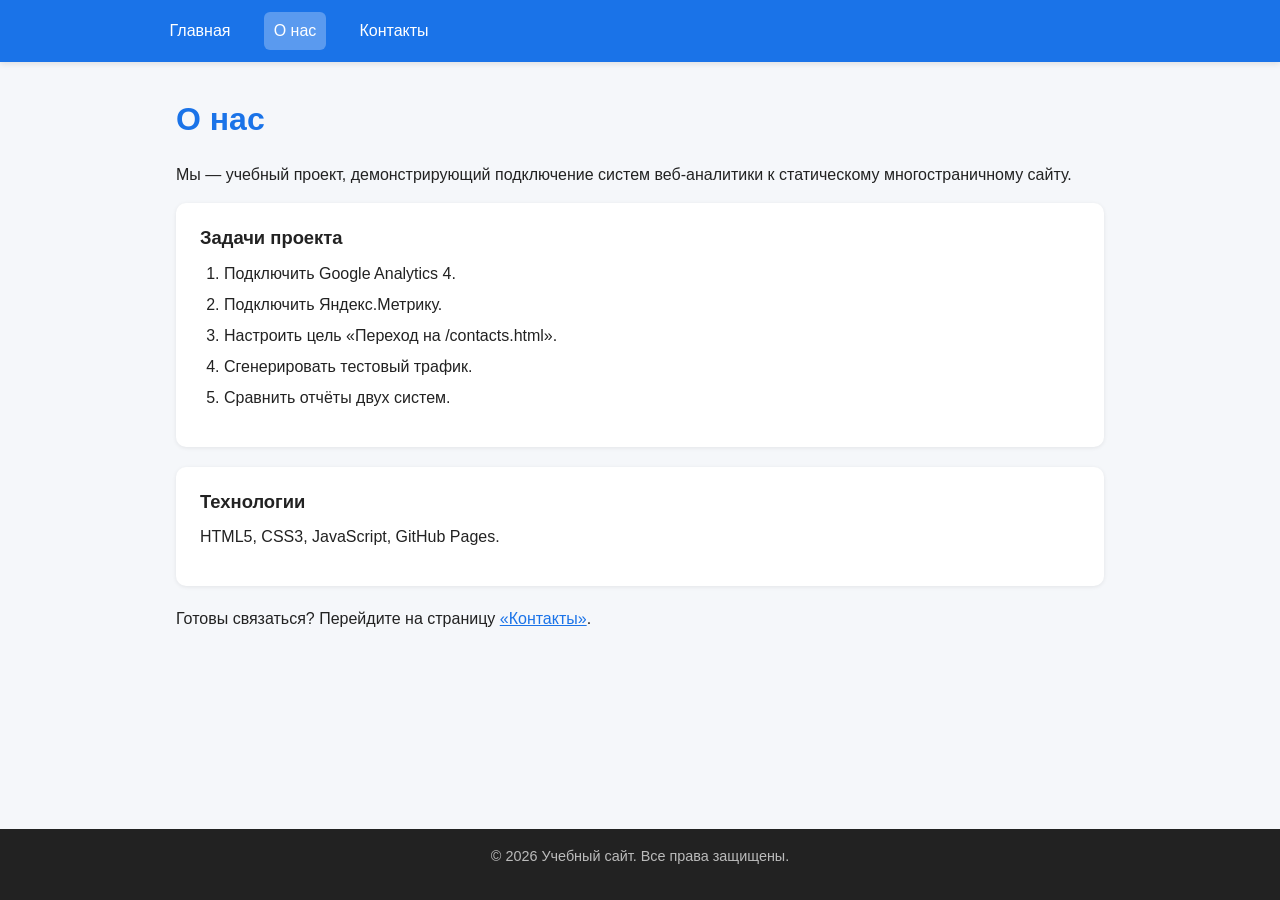
<file: index.html>
<!DOCTYPE html>
<html lang="ru">
<head>
  <meta charset="UTF-8">
  <meta name="viewport" content="width=device-width, initial-scale=1.0">
  <title>О нас — Учебный сайт</title>
  <link rel="stylesheet" href="css/style.css">
<script async src="https://www.googletagmanager.com/gtm.js?id=GTM-K3764MLM"></script>
<script>
  window.dataLayer = window.dataLayer || [];
  function gtag(){dataLayer.push(arguments);}
  gtag('js', new Date());
</script>
  <script src="js/analytics.js"></script>
</head>
<body>
  <header>
    <nav>
      <a href="index.html">Главная</a>
      <a href="about.html" class="active">О нас</a>
      <a href="contacts.html">Контакты</a>
    </nav>
  </header>

  <main>
    <h1>О нас</h1>
    <p>
      Мы — учебный проект, демонстрирующий подключение систем веб-аналитики
      к статическому многостраничному сайту.
    </p>

    <section class="card">
      <h2>Задачи проекта</h2>
      <ol>
        <li>Подключить Google Analytics 4.</li>
        <li>Подключить Яндекс.Метрику.</li>
        <li>Настроить цель «Переход на /contacts.html».</li>
        <li>Сгенерировать тестовый трафик.</li>
        <li>Сравнить отчёты двух систем.</li>
      </ol>
    </section>

    <section class="card">
      <h2>Технологии</h2>
      <p>HTML5, CSS3, JavaScript, GitHub Pages.</p>
    </section>

    <p>
      Готовы связаться? Перейдите на страницу
      <a href="contacts.html">«Контакты»</a>.
    </p>
  </main>

  <footer>
    <p>&copy; 2026 Учебный сайт. Все права защищены.</p>
  </footer>

  <script src="js/main.js"></script>
</body>
</html>
</file>
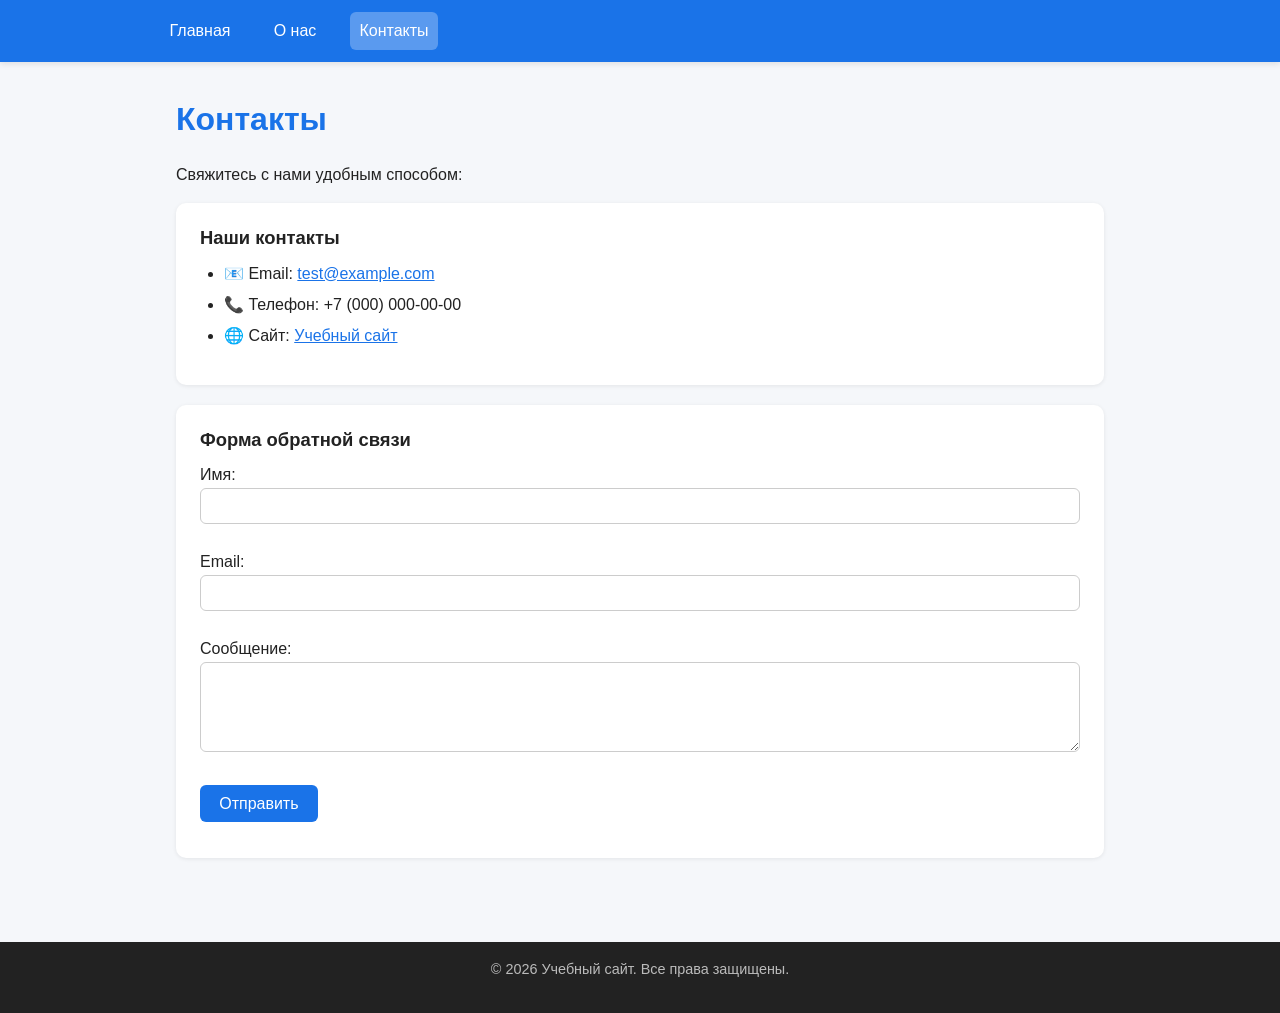
<file: contacts.html>
<!DOCTYPE html>
<html lang="ru">
<head>
  <meta charset="UTF-8">
  <meta name="viewport" content="width=device-width, initial-scale=1.0">
  <title>Контакты — Учебный сайт</title>
  <link rel="stylesheet" href="css/style.css">
<script async src="https://www.googletagmanager.com/gtm.js?id=GTM-K3764MLM"></script>
<script>
  window.dataLayer = window.dataLayer || [];
  function gtag(){dataLayer.push(arguments);}
  gtag('js', new Date());
</script>
  <script src="js/analytics.js"></script>

  <!-- Событие-конверсия для GA4 при просмотре этой страницы -->
  <script>
    document.addEventListener('DOMContentLoaded', function () {
      // GA4: событие-конверсия
      if (typeof gtag === 'function') {
        gtag('event', 'contact_page_view', {
          page_title: 'Контакты',
          page_location: window.location.href
        });
      }
      // Яндекс.Метрика: достижение JS-цели (если настроена событийная цель)
      if (typeof ym === 'function' && typeof YM_COUNTER_ID !== 'undefined') {
        ym(YM_COUNTER_ID, 'reachGoal', 'contacts_goal');
      }
    });
  </script>
</head>

<body>
  <header>
    <nav>
      <a href="index.html">Главная</a>
      <a href="about.html">О нас</a>
      <a href="contacts.html" class="active">Контакты</a>
    </nav>
  </header>

  <main>
    <h1>Контакты</h1>
    <p>Свяжитесь с нами удобным способом:</p>

    <section class="card">
      <h2>Наши контакты</h2>
      <ul>
        <li>📧 Email: <a href="mailto:test@example.com">test@example.com</a></li>
        <li>📞 Телефон: +7 (000) 000-00-00</li>
        <li>🌐 Сайт: <a href="index.html">Учебный сайт</a></li>
      </ul>
    </section>

    <section class="card">
      <h2>Форма обратной связи</h2>
      <form id="contactForm">
        <label>Имя:<br><input type="text" name="name" required></label><br><br>
        <label>Email:<br><input type="email" name="email" required></label><br><br>
        <label>Сообщение:<br><textarea name="message" rows="4" required></textarea></label><br><br>
        <button type="submit" class="btn">Отправить</button>
      </form>
      <p id="formMsg" class="msg"></p>
    </section>
  </main>

  <footer>
    <p>&copy; 2026 Учебный сайт. Все права защищены.</p>
  </footer>

  <script src="js/main.js"></script>
</body>
</html>
</file>
<file: css/style.css>
/* ===== Базовые стили ===== */
* { box-sizing: border-box; margin: 0; padding: 0; }

body {
  font-family: -apple-system, BlinkMacSystemFont, "Segoe UI", Roboto, Arial, sans-serif;
  line-height: 1.6;
  color: #222;
  background: #f5f7fa;
  min-height: 100vh;
  display: flex;
  flex-direction: column;
}

/* ===== Шапка и навигация ===== */
header {
  background: #1a73e8;
  padding: 0.75rem 1rem;
  box-shadow: 0 2px 6px rgba(0,0,0,0.1);
}

nav {
  max-width: 960px;
  margin: 0 auto;
  display: flex;
  gap: 1.5rem;
}

nav a {
  color: #fff;
  text-decoration: none;
  font-weight: 500;
  padding: 0.4rem 0.6rem;
  border-radius: 6px;
  transition: background 0.2s;
}

nav a:hover { background: rgba(255,255,255,0.18); }
nav a.active { background: rgba(255,255,255,0.28); }

/* ===== Основной контент ===== */
main {
  max-width: 960px;
  width: 100%;
  margin: 2rem auto;
  padding: 0 1rem;
  flex: 1;
}

h1 { margin-bottom: 1rem; color: #1a73e8; }
h2 { margin-bottom: 0.5rem; font-size: 1.15rem; }
p { margin-bottom: 1rem; }

ul, ol { margin: 0.5rem 0 1rem 1.5rem; }
li { margin-bottom: 0.35rem; }

a { color: #1a73e8; }

/* ===== Карточки ===== */
.card {
  background: #fff;
  border-radius: 10px;
  padding: 1.25rem 1.5rem;
  margin-bottom: 1.25rem;
  box-shadow: 0 1px 4px rgba(0,0,0,0.08);
}

/* ===== Кнопки ===== */
.btn {
  display: inline-block;
  background: #1a73e8;
  color: #fff;
  border: none;
  border-radius: 6px;
  padding: 0.6rem 1.2rem;
  font-size: 1rem;
  cursor: pointer;
  text-decoration: none;
  transition: background 0.2s;
}

.btn:hover { background: #1558b0; }
.btn-secondary { background: #34a853; }
.btn-secondary:hover { background: #267a3d; }

/* ===== Формы ===== */
input, textarea {
  width: 100%;
  padding: 0.5rem;
  border: 1px solid #ccc;
  border-radius: 6px;
  font-family: inherit;
  font-size: 1rem;
}

input:focus, textarea:focus {
  outline: none;
  border-color: #1a73e8;
}

/* ===== Сообщения ===== */
.msg { margin-top: 0.75rem; font-weight: 500; color: #267a3d; }

/* ===== Подвал ===== */
footer {
  background: #222;
  color: #bbb;
  text-align: center;
  padding: 1rem;
  font-size: 0.9rem;
  margin-top: 2rem;
}
</file>
